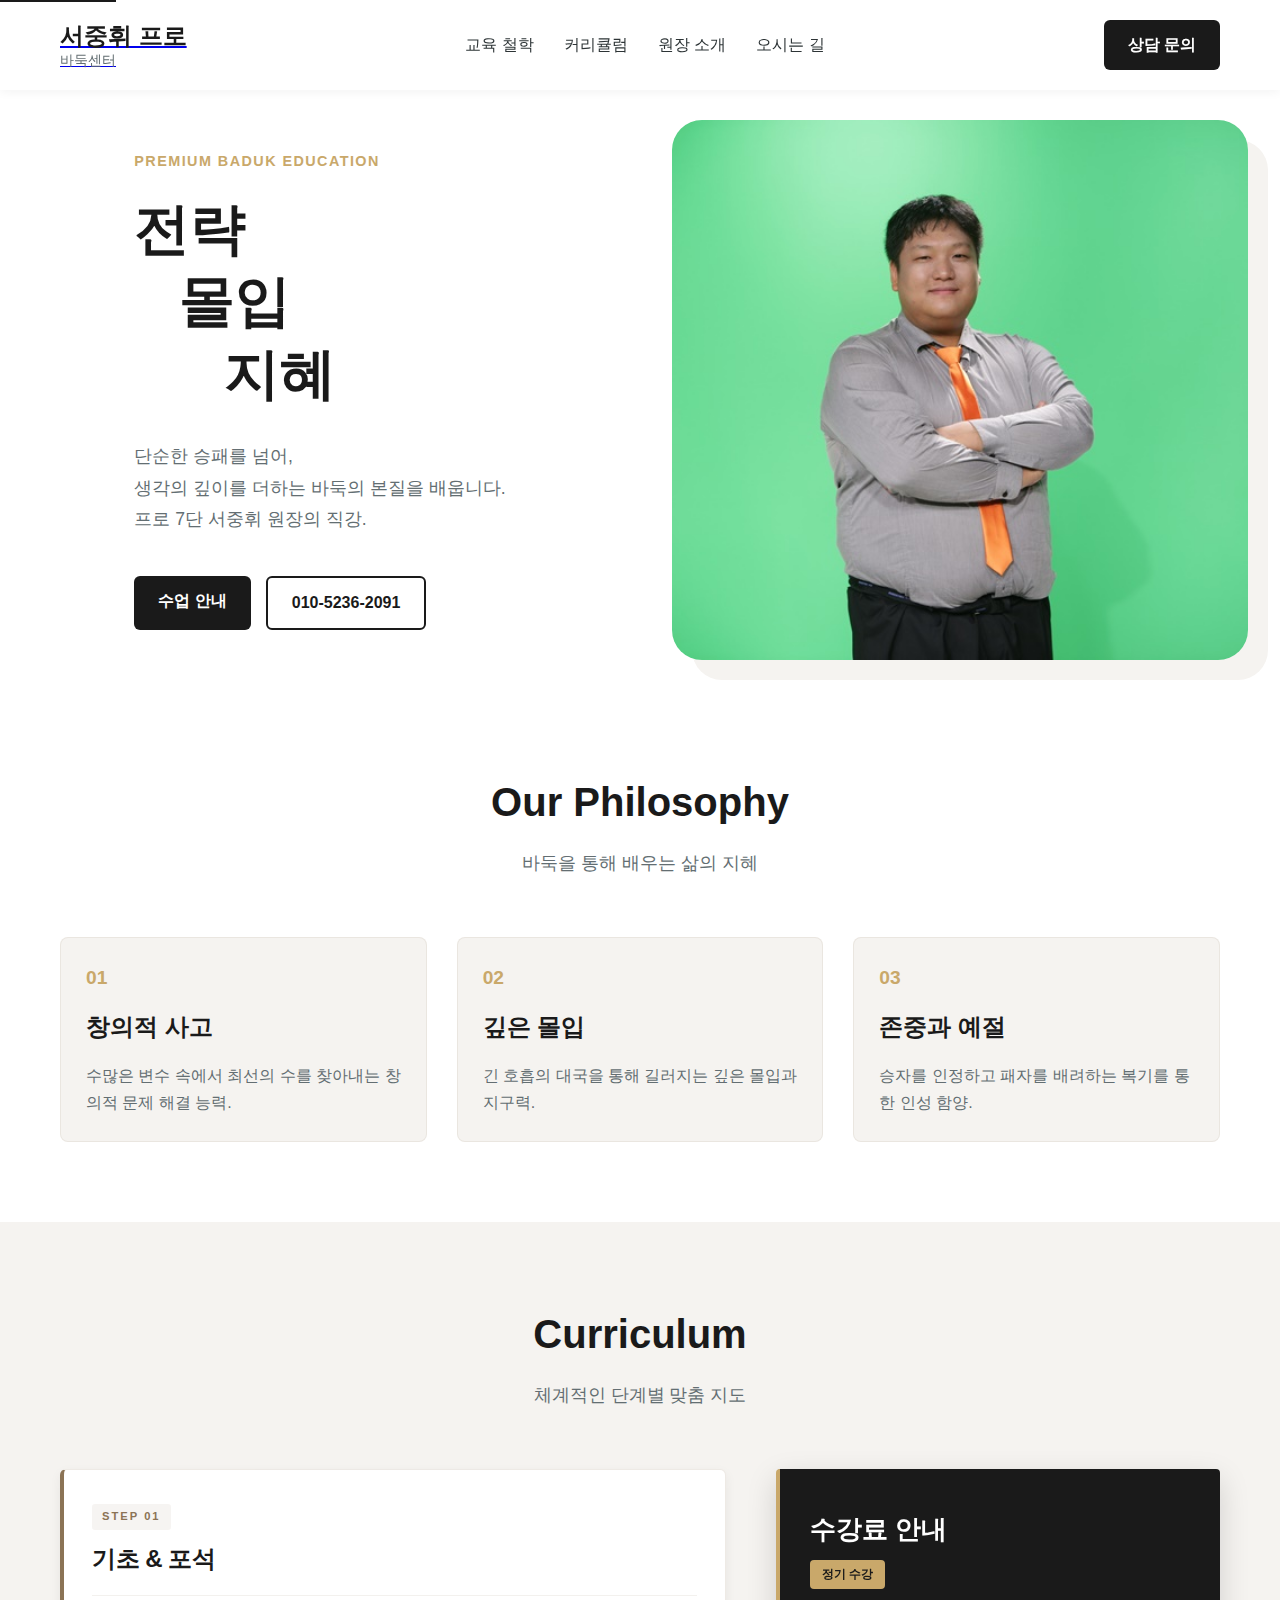
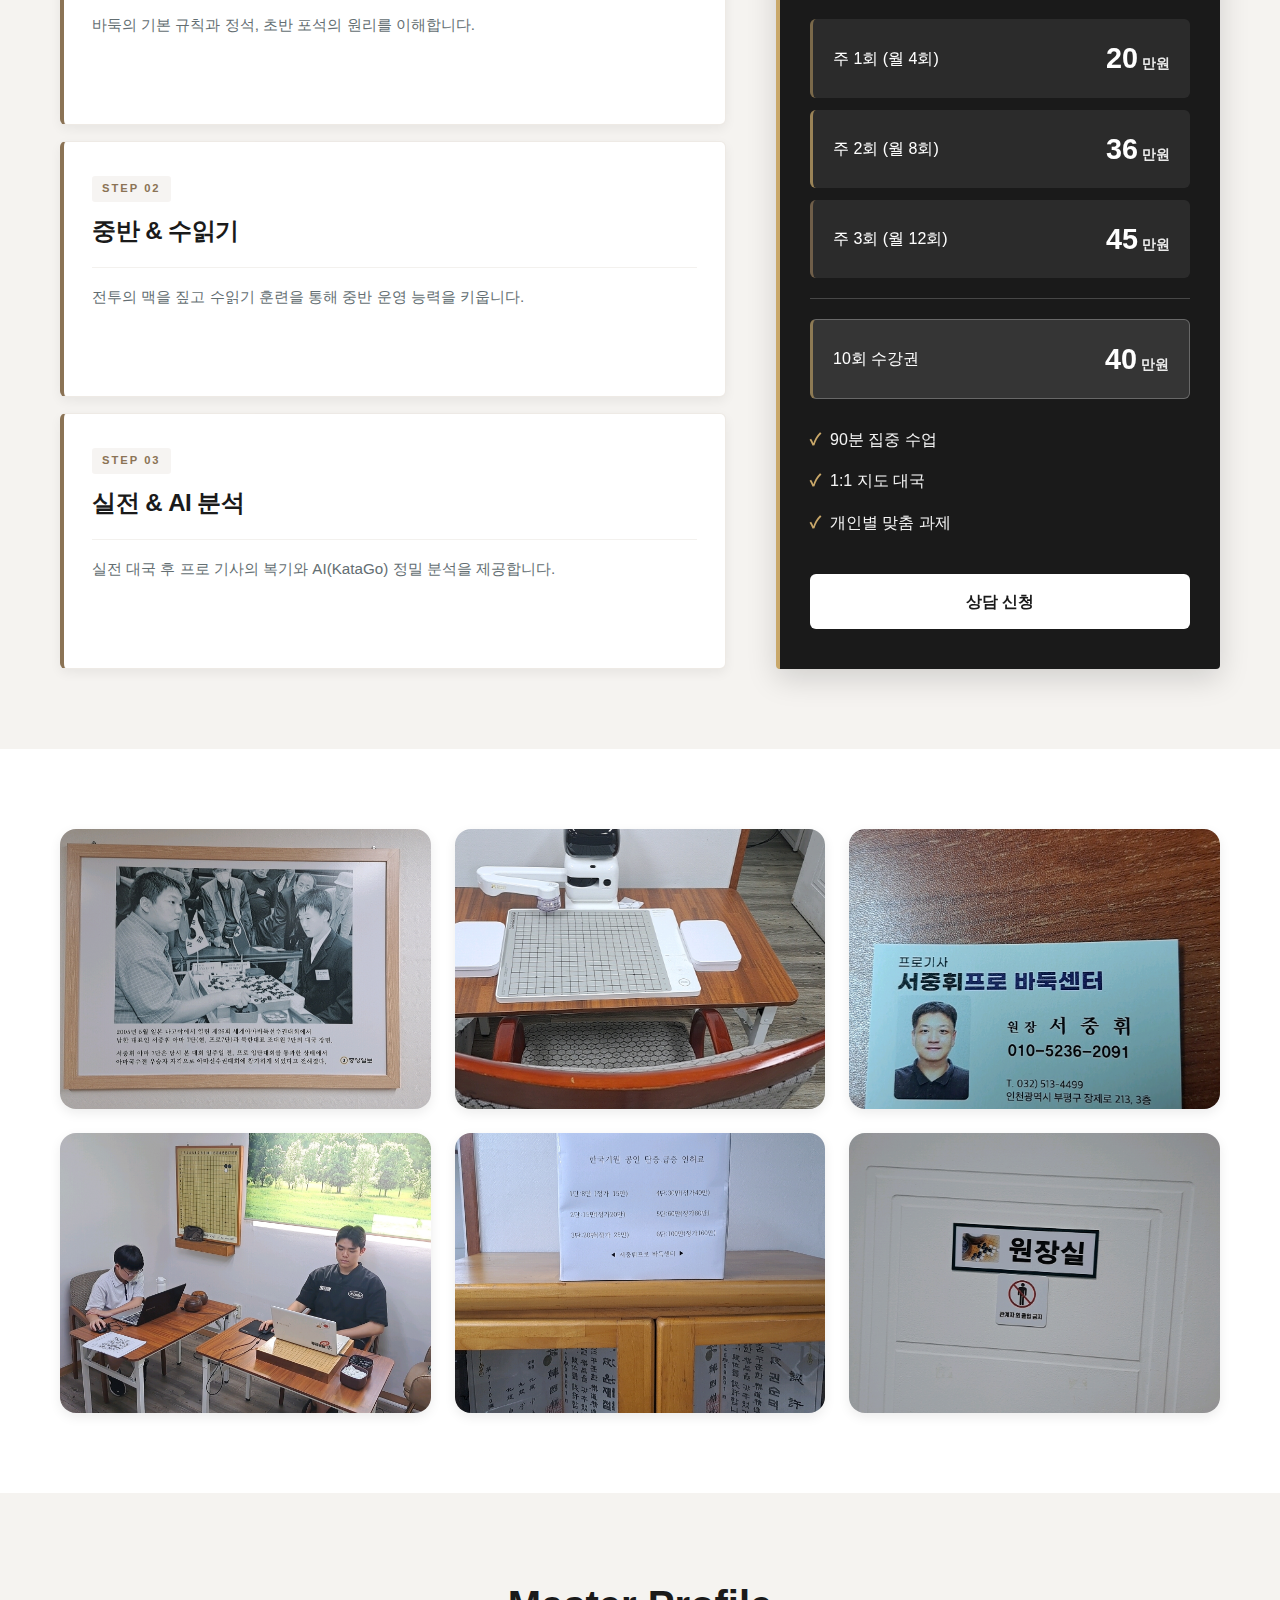
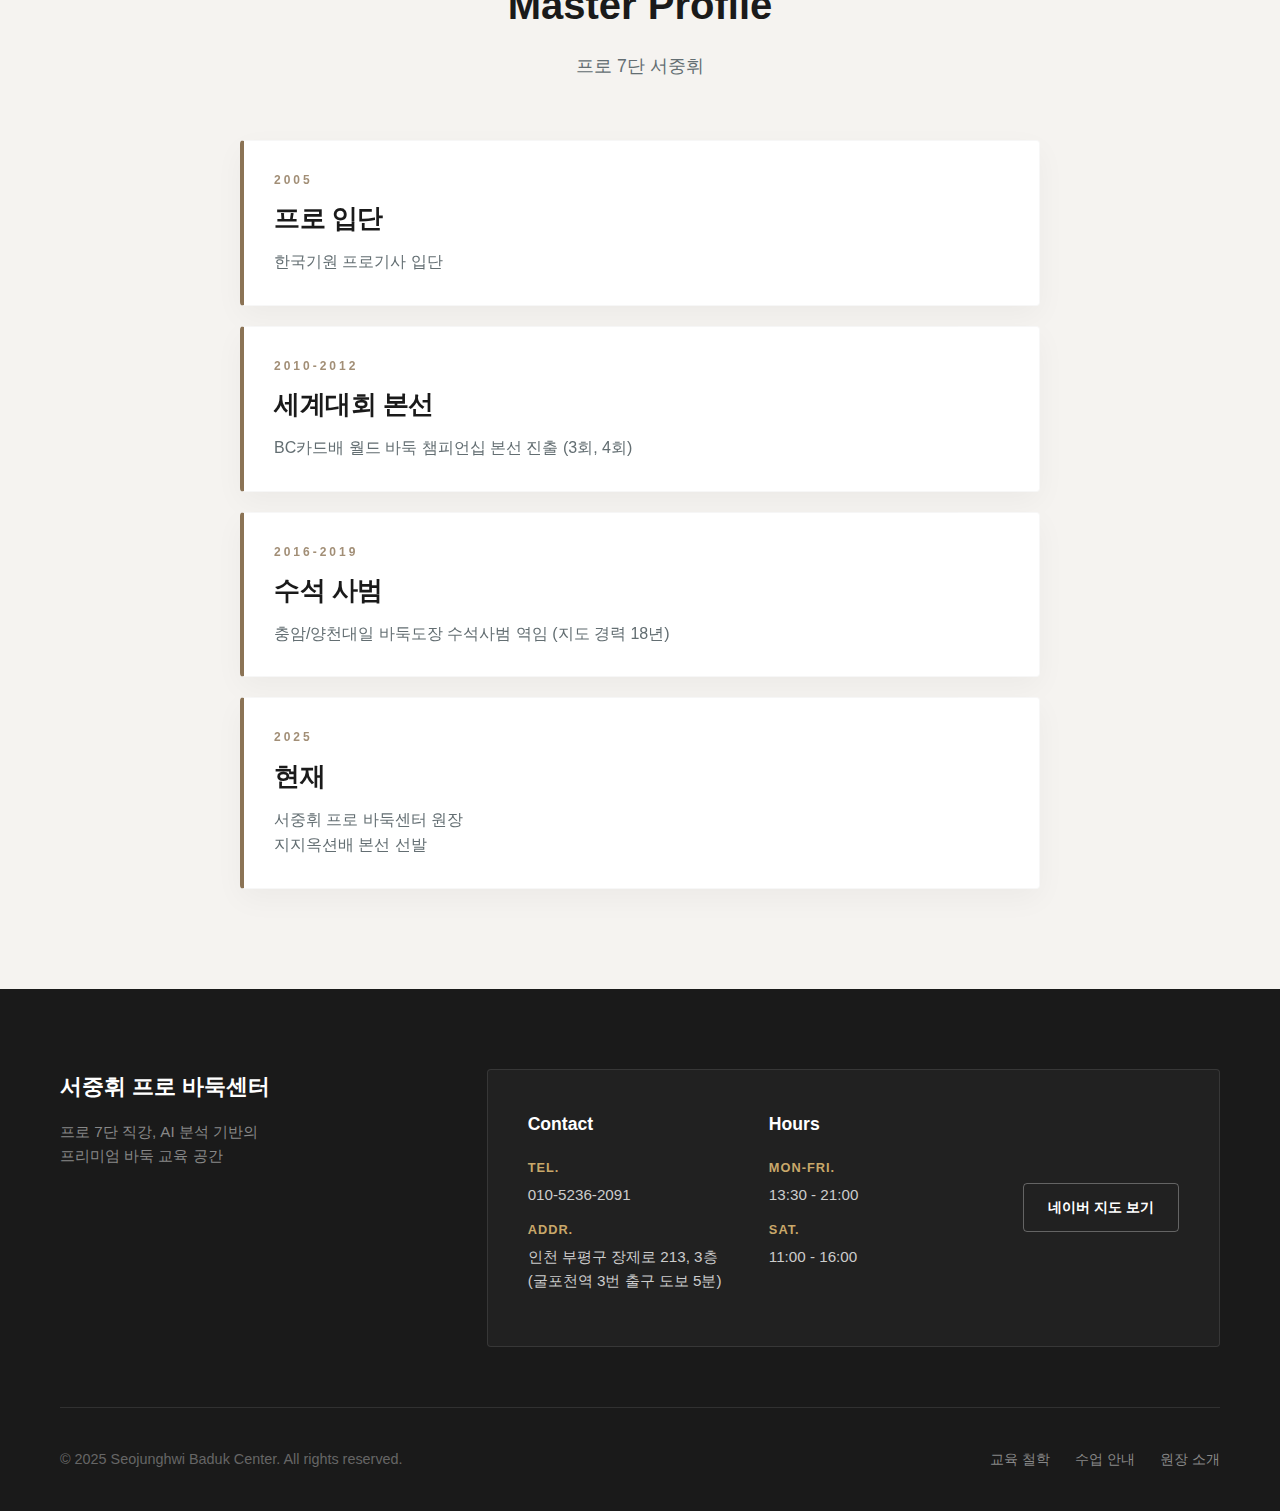
<file: client-go/index.html>
<!DOCTYPE html>
<html lang="ko">

<head>
  <meta charset="UTF-8" />
  <meta name="viewport" content="width=device-width, initial-scale=1" />
  <title>서중휘 프로 바둑센터 | 프리미엄 바둑 교육</title>
  <meta name="description" content="프로 7단 직강. AI 분석 기반의 체계적인 커리큘럼. 품격 있는 바둑 교육의 시작, 서중휘 프로 바둑센터." />
  <meta property="og:title" content="서중휘 프로 바둑센터" />
  <meta property="og:description" content="프로 7단 직강, AI 분석 기반 실전 피드백. 프리미엄 바둑 교육." />
  <meta property="og:image" content="./images/image.jpeg" />
  <link rel="icon" type="image/png" href="./images/icon.png" />
  <link rel="stylesheet" href="style.css" />
  <script src="app.js" defer></script>
</head>

<body>
  <a class="skip-link" href="#main">본문 바로가기</a>

  <header class="site-header">
    <div class="container-fluid header-inner">
      <a href="#" class="brand">
        <span class="brand-text">서중휘 프로</span>
        <span class="brand-sub">바둑센터</span>
      </a>
      <nav class="site-nav">
        <ul class="nav-list">
          <li><a href="#philosophy">교육 철학</a></li>
          <li><a href="#curriculum">커리큘럼</a></li>
          <li><a href="#career">원장 소개</a></li>
          <li><a href="#location">오시는 길</a></li>
        </ul>
      </nav>
      <a href="#contact" class="btn btn-nav">상담 문의</a>
    </div>
  </header>

  <main id="main">
    <!-- Hero Section: Split Layout -->
    <section class="hero-split">
      <div class="hero-text">
        <div class="hero-text-inner">
          <span class="hero-label">Premium Baduk Education</span>
          <h1 class="hero-title">
            <span class="hero-word-1">전략</span><br />
            <span class="hero-word-2">몰입</span><br />
            <span class="hero-word-3">지혜</span>
          </h1>
          <p class="hero-desc">
            단순한 승패를 넘어,<br />
            생각의 깊이를 더하는 바둑의 본질을 배웁니다.<br />
            프로 7단 서중휘 원장의 직강.
          </p>
          <div class="hero-actions">
            <a href="#curriculum" class="btn btn-dark">수업 안내</a>
            <a href="tel:010-5236-2091" class="btn btn-line">010-5236-2091</a>
          </div>
        </div>
      </div>
      <div class="hero-image">
        <img src="./images/image.jpeg" alt="바둑 대국" />
      </div>
    </section>

    <!-- Philosophy: Minimal Cards -->
    <section id="philosophy" class="section philosophy">
      <div class="container">
        <div class="section-header">
          <h2 class="section-title">Our Philosophy</h2>
          <p class="section-subtitle">바둑을 통해 배우는 삶의 지혜</p>
        </div>
        <div class="grid-3">
          <div class="card-minimal">
            <span class="card-num">01</span>
            <h3>창의적 사고</h3>
            <p>수많은 변수 속에서 최선의 수를 찾아내는 창의적 문제 해결 능력.</p>
          </div>
          <div class="card-minimal">
            <span class="card-num">02</span>
            <h3>깊은 몰입</h3>
            <p>긴 호흡의 대국을 통해 길러지는 깊은 몰입과 지구력.</p>
          </div>
          <div class="card-minimal">
            <span class="card-num">03</span>
            <h3>존중과 예절</h3>
            <p>승자를 인정하고 패자를 배려하는 복기를 통한 인성 함양.</p>
          </div>
        </div>
      </div>
    </section>

    <!-- Curriculum: Step Layout -->
    <section id="curriculum" class="section curriculum">
      <div class="container">
        <div class="section-header">
          <h2 class="section-title">Curriculum</h2>
          <p class="section-subtitle">체계적인 단계별 맞춤 지도</p>
        </div>

        <div class="curriculum-layout">
          <div class="curriculum-list">
            <div class="curr-item">
              <div class="curr-head">
                <span class="curr-step">Step 01</span>
                <h3>기초 & 포석</h3>
              </div>
              <p>바둑의 기본 규칙과 정석, 초반 포석의 원리를 이해합니다.</p>
            </div>
            <div class="curr-item">
              <div class="curr-head">
                <span class="curr-step">Step 02</span>
                <h3>중반 & 수읽기</h3>
              </div>
              <p>전투의 맥을 짚고 수읽기 훈련을 통해 중반 운영 능력을 키웁니다.</p>
            </div>
            <div class="curr-item">
              <div class="curr-head">
                <span class="curr-step">Step 03</span>
                <h3>실전 & AI 분석</h3>
              </div>
              <p>실전 대국 후 프로 기사의 복기와 AI(KataGo) 정밀 분석을 제공합니다.</p>
            </div>
          </div>

          <div class="pricing-box">
            <div class="pricing-header">
              <h3>수강료 안내</h3>
              <span class="badge-dark">정기 수강</span>
            </div>
            <div class="pricing-body">
              <div class="pricing-options">
                <div class="pricing-option">
                  <div class="option-label">주 1회 (월 4회)</div>
                  <div class="option-price">20<span class="unit">만원</span></div>
                </div>
                <div class="pricing-option">
                  <div class="option-label">주 2회 (월 8회)</div>
                  <div class="option-price">36<span class="unit">만원</span></div>
                </div>
                <div class="pricing-option">
                  <div class="option-label">주 3회 (월 12회)</div>
                  <div class="option-price">45<span class="unit">만원</span></div>
                </div>
              </div>
              <div class="pricing-divider"></div>
              <div class="pricing-option single">
                <div class="option-label">10회 수강권</div>
                <div class="option-price">40<span class="unit">만원</span></div>
              </div>
              <ul class="feature-list">
                <li>90분 집중 수업</li>
                <li>1:1 지도 대국</li>
                <li>개인별 맞춤 과제</li>
              </ul>
              <a href="tel:010-5236-2091" class="btn btn-full">상담 신청</a>
            </div>
          </div>
        </div>
      </div>
    </section>

    <!-- Gallery: Masonry Style -->
    <section id="gallery" class="section gallery">
      <div class="container-fluid">
        <div class="gallery-masonry">
          <div class="gallery-col">
            <img src="./images/image_01.jpeg" alt="Gallery 1" />
            <img src="./images/image_03.jpeg" alt="Gallery 2" />
          </div>
          <div class="gallery-col">
            <img src="./images/image_02.jpeg" alt="Gallery 3" />
            <img src="./images/image_05.jpeg" alt="Gallery 4" />
          </div>
          <div class="gallery-col">
            <img src="./images/image_06.jpeg" alt="Gallery 5" />
            <img src="./images/image_07.jpeg" alt="Gallery 6" />
          </div>
        </div>
      </div>
    </section>

    <!-- Career: Timeline -->
    <section id="career" class="section career">
      <div class="container">
        <div class="section-header">
          <h2 class="section-title">Master Profile</h2>
          <p class="section-subtitle">프로 7단 서중휘</p>
        </div>
        <div class="timeline">
          <div class="timeline-item">
            <span class="year">2005</span>
            <div class="content">
              <h3>프로 입단</h3>
              <p>한국기원 프로기사 입단</p>
            </div>
          </div>
          <div class="timeline-item">
            <span class="year">2010-2012</span>
            <div class="content">
              <h3>세계대회 본선</h3>
              <p>BC카드배 월드 바둑 챔피언십 본선 진출 (3회, 4회)</p>
            </div>
          </div>
          <div class="timeline-item">
            <span class="year">2016-2019</span>
            <div class="content">
              <h3>수석 사범</h3>
              <p>충암/양천대일 바둑도장 수석사범 역임 (지도 경력 18년)</p>
            </div>
          </div>
          <div class="timeline-item">
            <span class="year">2025</span>
            <div class="content">
              <h3>현재</h3>
              <p>서중휘 프로 바둑센터 원장<br>지지옥션배 본선 선발</p>
            </div>
          </div>
        </div>
      </div>
    </section>

    <!-- Location: Map Overlay -->
    <!-- Footer with Integrated Location -->
    <footer id="location" class="site-footer">
      <div class="container">
        <div class="footer-top">
          <div class="footer-brand-col">
            <span class="footer-logo">서중휘 프로 바둑센터</span>
            <p class="footer-desc">
              프로 7단 직강, AI 분석 기반의<br>
              프리미엄 바둑 교육 공간
            </p>
          </div>

          <div class="footer-location-box">
            <div class="footer-info-col">
              <h4>Contact</h4>
              <div class="info-item">
                <span class="label">Tel.</span>
                <a href="tel:010-5236-2091">010-5236-2091</a>
              </div>
              <div class="info-item">
                <span class="label">Addr.</span>
                <address>인천 부평구 장제로 213, 3층<br>(굴포천역 3번 출구 도보 5분)</address>
              </div>
            </div>

            <div class="footer-info-col">
              <h4>Hours</h4>
              <div class="info-item">
                <span class="label">Mon-Fri.</span>
                <span>13:30 - 21:00</span>
              </div>
              <div class="info-item">
                <span class="label">Sat.</span>
                <span>11:00 - 16:00</span>
              </div>
            </div>

            <div class="footer-action-col">
              <a href="https://map.naver.com/p/search/%EC%9D%B8%EC%B2%9C%20%EB%B6%80%ED%8F%89%EA%B5%AC%20%EC%9E%A5%EC%A0%9C%EB%A1%9C213"
                target="_blank" class="btn btn-line-light">네이버 지도 보기</a>
            </div>
          </div>
        </div>

        <div class="footer-bottom">
          <p class="copyright">&copy; 2025 Seojunghwi Baduk Center. All rights reserved.</p>
          <div class="footer-links">
            <a href="#philosophy">교육 철학</a>
            <a href="#curriculum">수업 안내</a>
            <a href="#career">원장 소개</a>
          </div>
        </div>
      </div>
    </footer>
</body>

</html>
</file>
<file: client-go/style.css>
/* =========================================
   Clean & Friendly Design - 바둑 테마
   서중휘 프로 바둑센터
   ========================================= */

:root {
  /* 바둑 테마 색상 */
  --color-primary: #1a1a1a;
  /* 바둑돌 검정 */
  --color-secondary: #8B7355;
  /* 바둑판 나무색 */
  --color-accent: #C9A86A;
  /* 따뜻한 베이지/금색 */
  --color-bg: #f5f3f0;
  --color-white: #ffffff;
  --color-text: #2d3436;
  --color-text-light: #636e72;

  /* 폰트 */
  --font-main: -apple-system, BlinkMacSystemFont, "Apple SD Gothic Neo", "Pretendard", "Noto Sans KR", sans-serif;

  /* 간격 */
  --section-padding: 80px;
  --container-width: 1200px;
}

* {
  margin: 0;
  padding: 0;
  box-sizing: border-box;
}

body {
  font-family: var(--font-main);
  color: var(--color-text);
  line-height: 1.6;
  background-color: var(--color-bg);
}

.container {
  max-width: var(--container-width);
  margin: 0 auto;
  padding: 0 20px;
}

.container-fluid {
  width: 100%;
  padding: 0 20px;
}

/* ========== 헤더 ========== */
.site-header {
  background: white;
  padding: 20px 0;
  box-shadow: 0 2px 10px rgba(0, 0, 0, 0.05);
  position: sticky;
  top: 0;
  z-index: 100;
}

.header-inner {
  display: flex;
  justify-content: space-between;
  align-items: center;
  max-width: var(--container-width);
  margin: 0 auto;
  padding: 0 20px;
}

.brand {
  display: flex;
  flex-direction: column;
  line-height: 1.3;
}

.brand-text {
  font-size: 1.5rem;
  font-weight: 700;
  color: var(--color-primary);
}

.brand-sub {
  font-size: 0.85rem;
  color: var(--color-text-light);
}

.site-nav {
  display: none;
}

@media (min-width: 768px) {
  .site-nav {
    display: block;
  }
}

.nav-list {
  display: flex;
  gap: 30px;
  list-style: none;
}

.nav-list a {
  text-decoration: none;
  color: var(--color-text);
  font-weight: 500;
  transition: color 0.3s;
}

.nav-list a:hover {
  color: var(--color-primary);
}

.btn {
  padding: 12px 24px;
  border-radius: 6px;
  font-weight: 600;
  text-decoration: none;
  transition: all 0.3s;
  display: inline-block;
}

.btn-nav {
  background: var(--color-primary);
  color: white;
  border: none;
}

.btn-nav:hover {
  background: #000;
  transform: translateY(-2px);
}

.btn-dark {
  background: var(--color-primary);
  color: white;
}

.btn-dark:hover {
  background: #000;
}

.btn-line {
  background: transparent;
  border: 2px solid var(--color-primary);
  color: var(--color-primary);
}

.btn-line:hover {
  background: var(--color-primary);
  color: white;
}

/* ========== 히어로 ========== */
.hero-split {
  display: grid;
  grid-template-columns: 1fr 1fr;
  min-height: 600px;
  max-height: 750px;
  background: white;
  align-items: center;
  /* 수직 중앙 정렬 */
  position: relative;
}

.hero-text {
  display: flex;
  align-items: center;
  justify-content: center;
  /* 텍스트 중앙 정렬 */
  padding: 60px;
  background: white;
  z-index: 1;
}

.hero-text-inner {
  max-width: 500px;
}

.hero-label {
  color: var(--color-accent);
  font-size: 0.9rem;
  font-weight: 600;
  margin-bottom: 20px;
  display: block;
  text-transform: uppercase;
  letter-spacing: 0.1em;
}

.hero-title {
  font-size: 3.5rem;
  line-height: 1.3;
  margin-bottom: 30px;
  color: var(--color-primary);
  font-weight: 800;
}

.hero-word-1 {
  display: inline-block;
}

.hero-word-2 {
  display: inline-block;
  margin-left: 0.8em;
}

.hero-word-3 {
  display: inline-block;
  margin-left: 1.6em;
}

.hero-desc {
  font-size: 1.1rem;
  color: var(--color-text-light);
  margin-bottom: 40px;
  line-height: 1.8;
}

.hero-actions {
  display: flex;
  gap: 15px;
  flex-wrap: wrap;
}

.hero-image {
  position: relative;
  height: 90%;
  /* 꽉 차지 않게 여백 부여 */
  width: 90%;
  margin: auto;
  border-radius: 30px;
  /* 둥근 모서리 */
  overflow: hidden;
  box-shadow: 20px 20px 0 var(--color-bg);
  /* 장식용 그림자 */
}

.hero-image img {
  width: 100%;
  height: 100%;
  object-fit: cover;
  transition: transform 0.5s ease;
}

.hero-image:hover img {
  transform: scale(1.05);
}

@media (max-width: 992px) {
  .hero-split {
    grid-template-columns: 1fr;
    min-height: auto;
    max-height: none;
    padding-bottom: 60px;
  }

  .hero-text {
    padding: 40px 20px;
    justify-content: flex-start;
  }

  .hero-image {
    width: 90%;
    height: 400px;
    margin: 0 auto;
    box-shadow: 10px 10px 0 var(--color-bg);
  }
}

/* ========== 섹션 공통 ========== */
.section {
  padding: var(--section-padding) 0;
}

.section-header {
  text-align: center;
  margin-bottom: 60px;
}

.section-title {
  font-size: 2.5rem;
  margin-bottom: 15px;
  color: var(--color-primary);
  font-weight: 700;
}

.section-subtitle {
  font-size: 1.1rem;
  color: var(--color-text-light);
}

/* ========== 교육 철학 ========== */
.philosophy {
  background: white;
}

.grid-3 {
  display: grid;
  grid-template-columns: repeat(auto-fit, minmax(300px, 1fr));
  gap: 30px;
}

.card-minimal {
  background: var(--color-bg);
  padding: 25px 25px;
  /* Reduced padding */
  border-radius: 8px;
  /* Slightly sharper */
  transition: all 0.3s;
  border: 1px solid rgba(139, 115, 85, 0.1);
  display: flex;
  flex-direction: column;
  justify-content: center;
}

.card-minimal:hover {
  transform: translateY(-5px);
  box-shadow: 0 10px 30px rgba(0, 0, 0, 0.1);
  border-color: var(--color-accent);
}

.card-num {
  font-size: 1.2rem;
  color: var(--color-accent);
  font-weight: 700;
  margin-bottom: 15px;
  display: block;
}

.card-minimal h3 {
  font-size: 1.5rem;
  margin-bottom: 15px;
  color: var(--color-primary);
}

.card-minimal p {
  color: var(--color-text-light);
  line-height: 1.7;
}

/* ========== 커리큘럼 ========== */
.curriculum {
  background: var(--color-bg);
}

.curriculum-layout {
  display: grid;
  grid-template-columns: 1.5fr 1fr;
  gap: 50px;
  align-items: stretch;
}

.curriculum-list {
  display: grid;
  grid-template-columns: 1fr;
  gap: 16px;
  height: 100%;
}

.curr-item {
  background: white;
  padding: 32px 28px;
  border-radius: 6px;
  box-shadow: 0 4px 12px rgba(0, 0, 0, 0.06);
  border: 1px solid rgba(139, 115, 85, 0.15);
  border-left: 4px solid var(--color-secondary);
  transition: all 0.3s cubic-bezier(0.4, 0, 0.2, 1);
  position: relative;
  overflow: hidden;
}

.curr-item::before {
  content: '';
  position: absolute;
  top: 0;
  left: 0;
  width: 4px;
  height: 0;
  background: var(--color-accent);
  transition: height 0.3s cubic-bezier(0.4, 0, 0.2, 1);
}

.curr-item:hover {
  transform: translateY(-4px);
  box-shadow: 0 12px 24px rgba(0, 0, 0, 0.1);
  border-color: rgba(139, 115, 85, 0.3);
}

.curr-item:hover::before {
  height: 100%;
}

.curr-head {
  margin-bottom: 16px;
  padding-bottom: 16px;
  border-bottom: 1px solid rgba(139, 115, 85, 0.1);
}

.curr-step {
  color: var(--color-secondary);
  font-size: 0.7rem;
  font-weight: 800;
  display: inline-block;
  margin-bottom: 10px;
  text-transform: uppercase;
  letter-spacing: 2px;
  background: rgba(139, 115, 85, 0.08);
  padding: 4px 10px;
  border-radius: 3px;
}

.curr-item h3 {
  font-size: 1.5rem;
  color: var(--color-primary);
  margin-bottom: 0;
  font-weight: 700;
  letter-spacing: -0.5px;
}

.curr-item p {
  color: var(--color-text-light);
  line-height: 1.7;
  font-size: 0.95rem;
  margin-top: 0;
}

.pricing-box {
  background: var(--color-primary);
  color: white;
  padding: 40px 30px;
  /* Adjusted padding */
  border-radius: 4px;
  /* Matched with curr-item */
  box-shadow: 0 10px 30px rgba(0, 0, 0, 0.15);
  position: sticky;
  top: 100px;
  border-left: 4px solid var(--color-accent);
  /* Added accent to match theme */
  /* Ensure text doesn't break awkwardly */
  word-break: keep-all;
  min-width: 0;
  /* Prevent flex child overflow issues */
}

.pricing-header {
  margin-bottom: 30px;
}

.pricing-header h3 {
  font-size: 1.6rem;
  color: white;
  margin-bottom: 10px;
}

.badge-dark {
  background: var(--color-accent);
  color: var(--color-primary);
  padding: 5px 12px;
  border-radius: 4px;
  font-size: 0.75rem;
  font-weight: 600;
  display: inline-block;
}

.pricing-body {
  /* Empty but needed for structure */
}

.pricing-options {
  display: flex;
  flex-direction: column;
  gap: 12px;
  margin-bottom: 20px;
}

.pricing-option {
  background: rgba(255, 255, 255, 0.08);
  padding: 16px 20px;
  border-radius: 6px;
  display: flex;
  justify-content: space-between;
  align-items: center;
  transition: all 0.3s;
  position: relative;
  border-left: 3px solid rgba(255, 255, 255, 0.2);
}

.pricing-option:hover {
  background: rgba(255, 255, 255, 0.15);
  transform: translateX(4px);
}

/* 각 옵션마다 미묘하게 다른 색상 부여 */
.pricing-option:nth-child(1) {
  border-left-color: rgba(201, 168, 106, 0.5);
  /* 연한 골드 */
}

.pricing-option:nth-child(1):hover {
  border-left-color: rgba(201, 168, 106, 0.8);
}

.pricing-option:nth-child(2) {
  border-left-color: rgba(201, 168, 106, 0.7);
  /* 중간 골드 */
}

.pricing-option:nth-child(2):hover {
  border-left-color: var(--color-accent);
}

.pricing-option:nth-child(3) {
  border-left-color: rgba(139, 115, 85, 0.7);
  /* 우드 톤 */
}

.pricing-option:nth-child(3):hover {
  border-left-color: var(--color-secondary);
}

.pricing-option.single {
  background: rgba(255, 255, 255, 0.12);
  border: 1px solid rgba(255, 255, 255, 0.25);
  border-left: 3px solid rgba(201, 168, 106, 0.6);
  margin-top: 8px;
}

.pricing-option.single:hover {
  border-left-color: var(--color-accent);
}

.option-label {
  font-size: 1rem;
  font-weight: 500;
}

.option-price {
  font-size: 1.8rem;
  font-weight: 700;
  color: white;
}

.option-price .unit {
  font-size: 0.9rem;
  opacity: 0.9;
  margin-left: 4px;
}

.option-badge {
  position: absolute;
  top: -8px;
  right: 10px;
  background: var(--color-primary);
  color: var(--color-accent);
  padding: 2px 8px;
  border-radius: 3px;
  font-size: 0.7rem;
  font-weight: 700;
}

.pricing-divider {
  height: 1px;
  background: rgba(255, 255, 255, 0.2);
  margin: 20px 0;
}

.feature-list {
  list-style: none;
  margin-bottom: 30px;
  margin-top: 20px;
}

.feature-list li {
  padding: 8px 0;
  padding-left: 20px;
  position: relative;
  color: rgba(255, 255, 255, 0.95);
}

.feature-list li::before {
  content: "✓";
  position: absolute;
  left: 0;
  color: var(--color-accent);
  font-weight: 700;
}

.btn-full {
  width: 100%;
  background: white;
  color: var(--color-primary);
  text-align: center;
  padding: 15px;
  border-radius: 6px;
  font-weight: 700;
  text-decoration: none;
  display: block;
  transition: all 0.3s;
}

.btn-full:hover {
  background: var(--color-accent);
  color: var(--color-primary);
}

@media (max-width: 992px) {
  .curriculum-layout {
    grid-template-columns: 1fr;
  }

  .pricing-box {
    position: static;
  }
}

/* ========== 갤러리 ========== */
.gallery {
  padding: 80px 0;
  background: white;
}

.gallery-masonry {
  display: grid;
  grid-template-columns: repeat(3, 1fr);
  gap: 24px;
  padding: 0 20px;
  max-width: 1200px;
  margin: 0 auto;
}

.gallery-col {
  display: grid;
  gap: 24px;
  grid-auto-rows: 280px;
}

.gallery-col img {
  width: 100%;
  height: 100%;
  object-fit: cover;
  border-radius: 16px;
  transition: all 0.4s cubic-bezier(0.4, 0, 0.2, 1);
  box-shadow: 0 4px 12px rgba(0, 0, 0, 0.08);
}

.gallery-col img:hover {
  transform: translateY(-8px);
  box-shadow: 0 12px 24px rgba(0, 0, 0, 0.15);
}

@media (max-width: 768px) {
  .gallery-masonry {
    grid-template-columns: 1fr;
    gap: 16px;
  }

  .gallery-col {
    grid-auto-rows: 240px;
    gap: 16px;
  }
}

/* ========== 경력 ========== */
.career {
  background: var(--color-bg);
}

.timeline {
  max-width: 800px;
  margin: 0 auto;
}

.timeline-item {
  background: white;
  padding: 30px 30px;
  margin-bottom: 20px;
  border-radius: 4px;
  /* Sharper corners */
  border: 1px solid rgba(0, 0, 0, 0.03);
  border-left: 4px solid var(--color-secondary);
  box-shadow: 0 10px 30px rgba(0, 0, 0, 0.04);
  /* Soft shadow */
  transition: all 0.4s cubic-bezier(0.25, 0.8, 0.25, 1);
  position: relative;
  overflow: hidden;
}

.timeline-item:hover {
  transform: translateY(-8px);
  box-shadow: 0 20px 40px rgba(0, 0, 0, 0.08);
  border-left-color: var(--color-accent);
}

.year {
  color: var(--color-secondary);
  font-size: 0.75rem;
  font-weight: 800;
  display: block;
  margin-bottom: 8px;
  text-transform: uppercase;
  letter-spacing: 3px;
  opacity: 0.8;
}

.timeline-item h3 {
  font-size: 1.6rem;
  color: var(--color-primary);
  margin-bottom: 0;
  font-weight: 700;
  letter-spacing: -0.5px;
}

.timeline-item p {
  color: var(--color-text-light);
  line-height: 1.6;
  font-size: 1rem;
  margin-top: 10px;
  /* Added margin since h3 has 0 margin-bottom */
}

/* ========== 푸터 (통합) ========== */
.site-footer {
  background: #1a1a1a;
  color: #ccc;
  padding: 80px 0 40px;
  font-size: 0.95rem;
}

.footer-top {
  display: grid;
  grid-template-columns: 1fr 2fr;
  /* Brand | Location Box */
  gap: 60px;
  padding-bottom: 60px;
  border-bottom: 1px solid rgba(255, 255, 255, 0.1);
  margin-bottom: 40px;
}

.footer-location-box {
  background: rgba(255, 255, 255, 0.03);
  border: 1px solid rgba(255, 255, 255, 0.1);
  border-radius: 4px;
  padding: 40px;
  display: grid;
  grid-template-columns: 1fr 1fr 0.8fr;
  gap: 30px;
  align-items: start;
}

.footer-logo {
  font-size: 1.4rem;
  font-weight: 700;
  color: white;
  margin-bottom: 15px;
  display: block;
}

.footer-desc {
  line-height: 1.6;
  color: #888;
}

.footer-info-col h4 {
  color: white;
  font-size: 1.1rem;
  margin-bottom: 20px;
  font-weight: 600;
}

.info-item {
  margin-bottom: 12px;
  display: flex;
  flex-direction: column;
  gap: 5px;
}

.info-item .label {
  color: var(--color-accent);
  font-size: 0.8rem;
  font-weight: 700;
  text-transform: uppercase;
  letter-spacing: 1px;
}

.info-item address {
  font-style: normal;
  color: #ccc;
}

.info-item a {
  color: #ccc;
  text-decoration: none;
  transition: color 0.3s;
}

.info-item a:hover {
  color: white;
}

.footer-action-col {
  display: flex;
  justify-content: flex-end;
  align-items: center;
  height: 100%;
}

.btn-line-light {
  display: inline-block;
  padding: 12px 24px;
  border: 1px solid rgba(255, 255, 255, 0.3);
  color: white;
  text-decoration: none;
  border-radius: 4px;
  transition: all 0.3s;
  font-weight: 600;
  font-size: 0.9rem;
  white-space: nowrap;
}

.btn-line-light:hover {
  border-color: var(--color-accent);
  color: var(--color-accent);
}

.footer-bottom {
  display: flex;
  justify-content: space-between;
  align-items: center;
  color: #666;
  font-size: 0.9rem;
}

.footer-links {
  display: flex;
  gap: 25px;
}

.footer-links a {
  color: #888;
  text-decoration: none;
  transition: color 0.3s;
}

.footer-links a:hover {
  color: white;
}

@media (max-width: 992px) {
  .footer-top {
    grid-template-columns: 1fr;
    gap: 40px;
  }

  .footer-location-box {
    grid-template-columns: 1fr 1fr;
    gap: 30px;
  }

  .footer-action-col {
    grid-column: span 2;
    justify-content: flex-start;
    height: auto;
    margin-top: 10px;
  }
}

@media (max-width: 768px) {
  .footer-top {
    grid-template-columns: 1fr;
    text-align: center;
  }

  .footer-info-col {
    align-items: center;
  }

  .footer-location-box {
    grid-template-columns: 1fr;
    text-align: center;
    padding: 30px;
  }

  .footer-action-col {
    grid-column: span 1;
    justify-content: center;
  }

  .footer-bottom {
    flex-direction: column;
    gap: 20px;
    text-align: center;
  }
}

/* 기타 */
.skip-link {
  position: absolute;
  top: -40px;
  left: 0;
  background: var(--color-primary);
  color: white;
  padding: 8px;
  z-index: 1000;
}

.skip-link:focus {
  top: 0;
}
</file>
